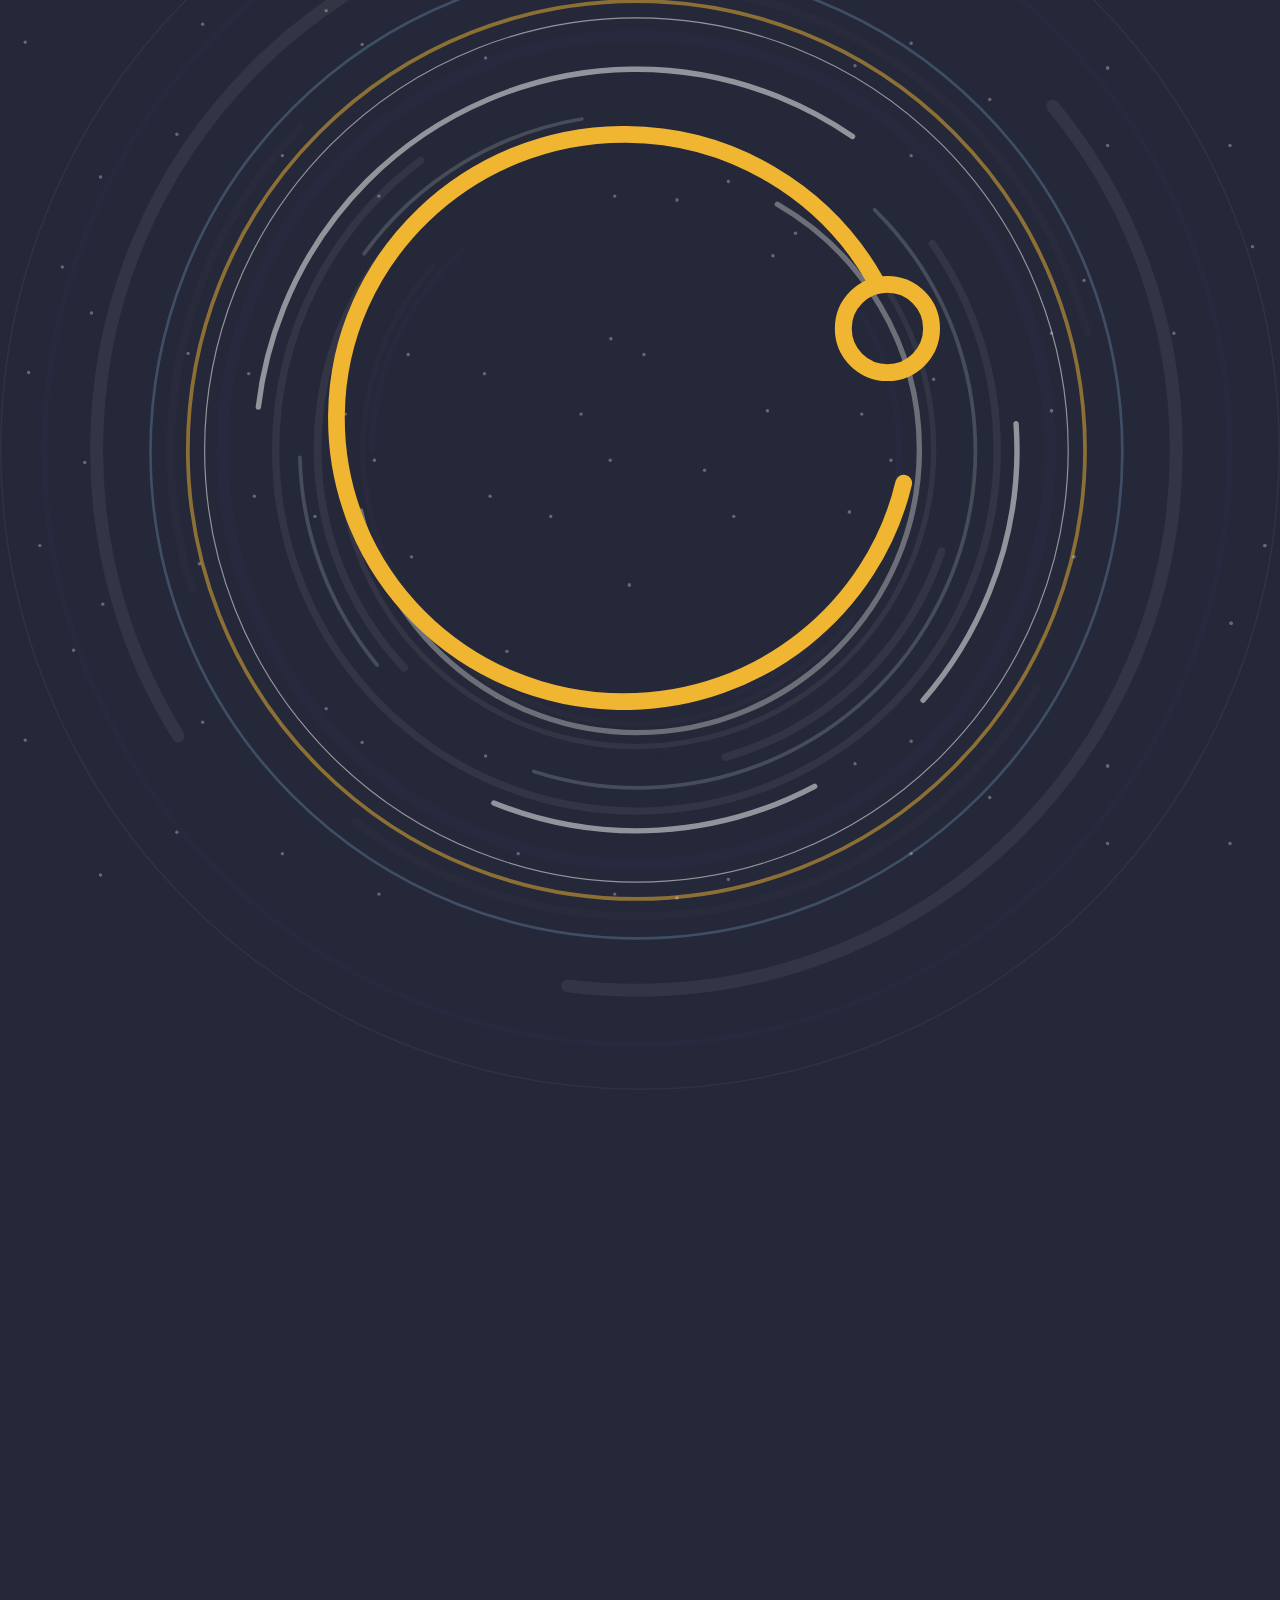
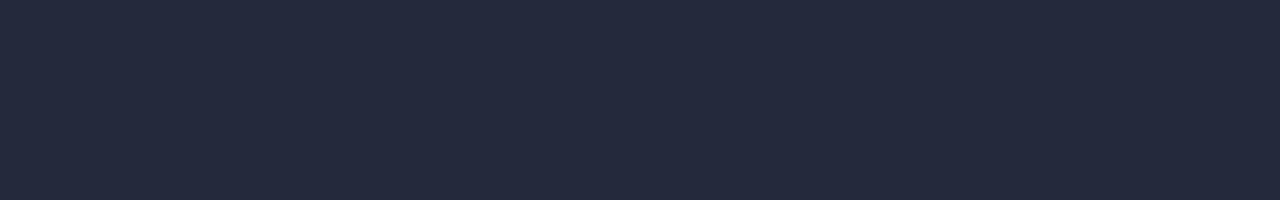
<file: index.html>
<!DOCTYPE html>
<html lang="en">
    <head>
        <meta charset="UTF-8">
        <meta name="viewport" content="width=device-width, initial-scale=1.0">
        <meta http-equiv="X-UA-Compatible" content="ie=edge">
        <title>Document</title>
        <link rel="stylesheet" href="main.css">
    </head>

    <body>
        <div class="background">
            <svg xmlns="http://www.w3.org/2000/svg" viewBox="0 0 1782.2 1782.2">
                <title>circles</title>
                <path fill="none"
                    d="M706.3 601.5c-100.1 60.9-166.9 171.1-166.9 296.9 0 67.6 19.3 130.7 52.7 184.1m385.5 151c86.2-23.5 159.1-79.4 204.8-153.9" />
                <path fill="none" stroke="#2A2C43" stroke-width="7.493" stroke-linecap="round"
                    d="M644.8 613.5C567.2 680.8 518.1 780.2 518.1 891m505.7 339.9c133.7-54.8 227.9-186.3 227.9-339.9 0-72.4-21-140-57.1-196.9" />
                <path opacity=".287" fill="none" stroke="#414250" stroke-width="7.493" stroke-linecap="round"
                    d="M603.3 635.5c-60.9 67.6-98 157.1-98 255.3 0 210.7 170.6 381.5 381.2 381.5 122.5 0 231.6-57.9 301.3-147.8" />
                <path fill="none" stroke="#B5B5B7" stroke-width="7.493" stroke-linecap="round"
                    d="M502.1 976c39 176.6 196.3 308.6 384.4 308.6 217.4 0 393.6-176.4 393.6-393.9 0-146.2-79.6-273.8-197.7-341.8" />
                <path fill="none" stroke="#414250" stroke-width="7.493" stroke-linecap="round"
                    d="M472.9 889.2c-.3 130.7 61.1 259.4 176.2 340 187 131 444.9 85.4 575.9-101.8s85.7-445.1-101.3-576" />
                <path fill="none" stroke="#252839" stroke-width="8.646" stroke-linecap="round"
                    d="M982.3 475.7c-30.6-7-62.4-10.6-95-10.6-235.6 0-426.5 191.1-426.5 426.9 0 78.9 21.4 152.8 58.7 216.2m394.4 209.9c197.7-12.2 359-159.1 393.2-350.2" />
                <path fill="none" stroke="#414250" stroke-width="10.951" stroke-linecap="round"
                    d="M703.9 482.4c-154.4 70.2-261.8 225.9-261.8 406.7 0 118.1 45.9 225.6 120.7 305.4m447.3 124.1c141.4-40.1 254.2-148.2 300.9-286.7" />
                <path fill="none" stroke="#677077" stroke-width="5.187" stroke-linecap="round"
                    d="M417.6 901.5c2.4 104.8 40 207.1 107.5 288.9m218.3 148.2c209.7 68 444.9-19.4 555.7-219.3 104.6-188.7 65.5-418.2-81.2-562.6M810.2 430.2C692.7 449.8 582.6 513.8 507 617.8" />
                <path fill="none" stroke="#414250" stroke-width="10.356" stroke-linecap="round"
                    d="M585.8 488.1c-122.6 91.7-202 238.1-202 403 0 277.7 224.9 502.8 502.3 502.8s502.3-225.1 502.3-502.8c0-106.9-33.3-206-90.2-287.5" />
                <path fill="none" stroke="#FFF" stroke-width="7.493" stroke-linecap="round"
                    d="M687.6 1382.6c150.9 61 313.3 47.4 446.7-23.3m150.9-119.7c37.8-43.4 69.2-93.7 92-150.1 31.2-77.1 42.9-157.3 37.5-235.1M1187 454.6c-31.4-21.6-65.5-40.1-102.3-55-271.2-109.6-579.9 21.6-689.6 293-18.4 45.6-30 92.2-35.4 138.8" />
                <ellipse fill="none" stroke="#2A2C43" stroke-width="16.091" cx="886.1" cy="891.1" rx="576.3"
                    ry="576.7" />
                <ellipse fill="none" stroke="#F1B631" stroke-width="5.187" cx="886.1" cy="891.1" rx="624.6"
                    ry="625.1" />
                <ellipse fill="none" stroke="#FFF" stroke-width="1.642" cx="886.1" cy="891.1" rx="601.2" ry="601.7" />
                <path opacity=".29" fill="none" stroke="#414250" stroke-width="10.951" stroke-linecap="round"
                    d="M417 442.9C305.9 559.4 237.6 717.3 237.6 891.1c0 67.9 10.4 133.4 29.8 195m226.8 322.2c108.9 82.8 244.7 131.9 391.9 131.9 237.3 0 444.9-127.6 557.9-318m70.3-493.2c-68.7-267.3-303.2-468-587.3-485.7" />
                <ellipse fill="none" stroke="#577590" stroke-width="3.726" cx="886.1" cy="893.8" rx="676.6"
                    ry="677.2" />
                <path fill="none" stroke="#414250" stroke-width="18.041" stroke-linecap="round"
                    d="M790.5 1637.3c31.3 4 63.2 6 95.6 6 415.1 0 751.6-336.8 751.6-752.2 0-181.9-64.5-348.7-171.9-478.8M983 145.1c-31.7-4.1-64.1-6.2-96.9-6.2-415.1 0-751.6 336.8-751.6 752.2 0 146.1 41.6 282.5 113.7 398" />
                <ellipse fill="none" stroke="#2A2C43" stroke-width="6.606" cx="887" cy="893.1" rx="825.1" ry="825.7" />
                <circle opacity=".299" fill="none" stroke="#677077" stroke-width="2.174" stroke-linecap="round"
                    cx="891.1" cy="891.1" r="890" />
            </svg>
        </div>
        <div class="photo-1">
            <svg id="Layer_1" data-name="Layer 1" xmlns="http://www.w3.org/2000/svg" viewBox="0 0 339.79 324.28">
                    <defs>
                        <style>
                            .cls-1,
                            .cls-2 {
                                fill: none;
                                stroke: #f1b631;
                            }

                            .cls-1 {
                                stroke-width: 9.38px;
                            }

                            .cls-2 {
                                stroke-linecap: round;
                                stroke-width: 9.28px;
                            }
                        </style>
                    </defs>
                    <title>name-circle</title>
                    <path id="logo-loop-sm" class="cls-1"
                        d="M309.9,138.3a24.5,24.5,0,1,0-24.5-24.5A24.48,24.48,0,0,0,309.9,138.3Z"
                        transform="translate(0.7 -1.36)" />
                    <path id="logo-loop" class="cls-2"
                        d="M318.94,199.58C302.46,269.16,239.07,321,163.51,321,74.59,321,2.65,249.24,4,161.32,5.16,74.79,77.5,5.21,165.22,6A160,160,0,0,1,303.47,87.58"
                        transform="translate(0.7 -1.36)" />
            </svg>
        </div>
        <div class="photo-2"></div>
        <div class="stars"></div>
        <div class="name"></div>
        <div class="dep"></div>


        <script src="app.js"></script>
    </body>

</html>
</file>
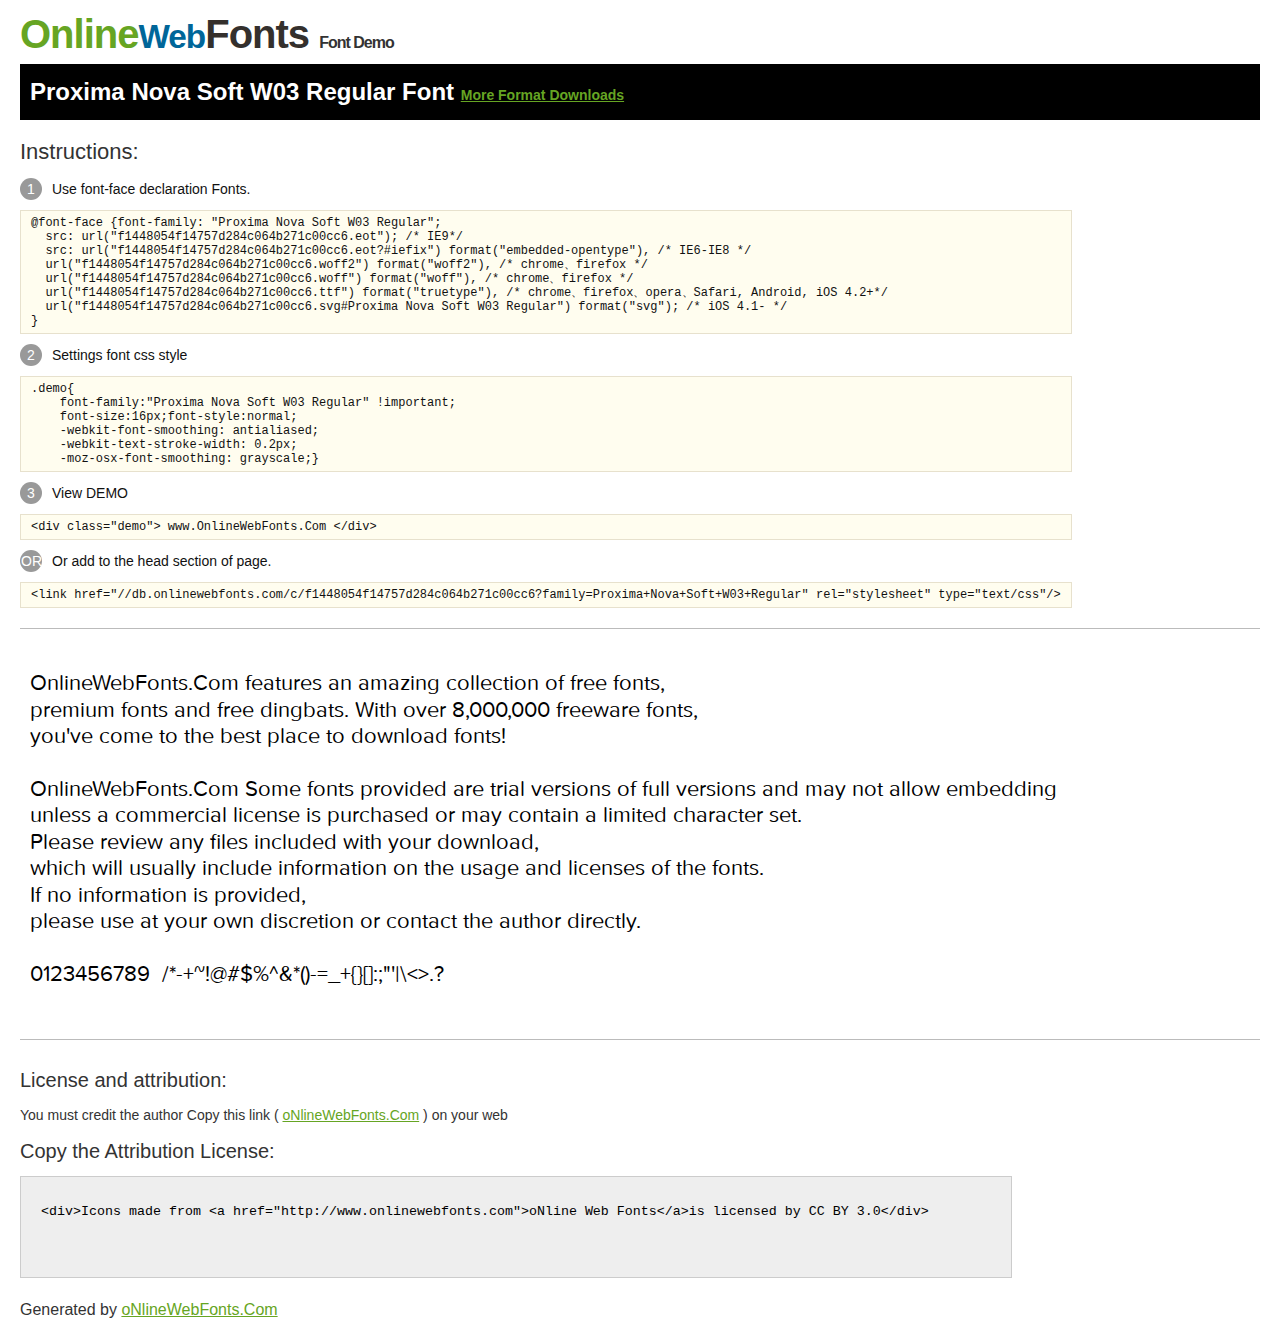
<file: fonts/lala/@font-face/Demo.html>
<!DOCTYPE html>
<html>
<head>
<meta charset="utf-8"/>
<title>Proxima Nova Soft W03 Regular Font - OnlineWebFonts.COM</title>
<style type="text/css">
@font-face {font-family: "Proxima Nova Soft W03 Regular";
  src: url("f1448054f14757d284c064b271c00cc6.eot"); /* IE9*/
  src: url("f1448054f14757d284c064b271c00cc6.eot?#iefix") format("embedded-opentype"), /* IE6-IE8 */
  url("f1448054f14757d284c064b271c00cc6.woff2") format("woff2"), /* chrome、firefox */
  url("f1448054f14757d284c064b271c00cc6.woff") format("woff"), /* chrome、firefox */
  url("f1448054f14757d284c064b271c00cc6.ttf") format("truetype"), /* chrome、firefox、opera、Safari, Android, iOS 4.2+*/
  url("f1448054f14757d284c064b271c00cc6.svg#Proxima Nova Soft W03 Regular") format("svg"); /* iOS 4.1- */
}
*{margin:0;padding:0;list-style:none;}pre{border:solid 1px #e7e1cd;background-color:#fffdef;overflow:auto;font-size:12px;line-height:14px;margin-top:10px;margin-right:0;margin-bottom:10px;margin-left:0;padding-top:5px;padding-right:10px;padding-bottom:5px;padding-left:10px;}.demo pre{color:#000;line-height: 1.2em;font-family:"Proxima Nova Soft W03 Regular"!important;font-size:22px;background-color:#FFF;border-top-width:0px;border-right-width:0px;border-bottom-width:0px;border-left-width:0px;}body{font-family:sans-serif;line-height:1.5;font-size:16px;padding:20px;color:#333;}:hover,:before,:after{-webkit-transition:all 0.1s ease-in;-moz-transition:all 0.1s ease-in;-ms-transition:all 0.1s ease-in;-o-transition:all 0.1s ease-in;transition:all 0.1s ease-in;}*{-moz-box-sizing:border-box;-webkit-box-sizing:border-box;box-sizing:border-box;margin:0;padding:0;}a{color:#66A523;}h1.logo{font-size:40px;letter-spacing:-1px;margin-top:-16px;}h1.logo strong{font-size:16px;font-family:sans-serif;color:#333;}h1.logo a{color:#34302d;text-decoration:none;}h1.logo a span{color:#66A523;}h1.logo a small{color:#006699;}.info{float:left;font-size:14px;margin-top:15px;}.info ul{margin-left:0px;color:#111;margin-bottom:20px;}.info .exs{font-size:12px;color:#666;margin-left:35px;display:block;}.info ul li{margin-top:10px;list-style:none;}.info .numno{color:#fff;border-radius:20px;padding:1px;display:inline-block;width:22px;height:22px;text-align:center;margin-right:10px;background-color:#999999;}.info ul strong{font-weight:normal;color:#000;}.info .inst{font-size:22px;margin-bottom:10px;}.demo{float:left;width:100%;height:auto;border-top-width:1px;border-top-style:solid;border-top-color:#bbb;border-bottom-width:1px;border-bottom-style:solid;border-bottom-color:#bbb;padding-bottom:10px;}.demo .demo_svg{float:left;height:auto;width:100px;margin-right:5px;margin-left:5px;margin-bottom:10px;}.demo .demo_svg i{float:left;height:80px;width:80px;text-align:center;font-size:40px;margin-left:10px;line-height:80px;color:#777;}.demo .demo_svg .code{float:left;height:20px;width:100%;overflow:hidden;text-align:center;line-height:20px;font-size:11px;color:#666;}.demo .demo_svg .txt{float:left;height:20px;width:100%;font-size:11px;text-align:center;white-space:nowrap;overflow:hidden;line-height:20px;}.demo .demo_svg:hover i{font-size:60px;color:#333;}.by{padding-top:15px;float:left;width:100%;margin-top:10px;margin-right:0;margin-bottom:10px;margin-left:0;}.by{margin-bottom:10px;font-size:20px;}.by .attr{font-size:14px;color:#333;padding-top:10px;padding-bottom:10px;}textarea{width:80%;height:auto;border:1px solid #CCC;resize:none;background:#EEE;padding:20px;float:left;margin-top:10px;line-height:30px;}#footer{float:left;width:100%;margin-top:10px;padding-bottom:20px;}h2{background-color:#000;padding-top:10px;padding-bottom:10px;padding-left:10px;color:#FFF;}
</style>
</head>
<body>
<h1 class="logo"> <a href="http://www.onlinewebfonts.com/"> <span>Online</span><small>Web</small>Fonts</a> <strong>Font Demo</strong></h1>
<h2>
Proxima Nova Soft W03 Regular Font <a style="font-size:14px;" href="http://www.onlinewebfonts.com/download/f1448054f14757d284c064b271c00cc6" target="_blank">More Format Downloads</a></h2>
<div class="info">
  <div class="inst">Instructions:</div>
  <ul>
    <li>
      <p> <span class="numno">1</span>Use font-face declaration Fonts.<br />
        <span class="exs">
        <pre>
@font-face {font-family: "Proxima Nova Soft W03 Regular";
  src: url("f1448054f14757d284c064b271c00cc6.eot"); /* IE9*/
  src: url("f1448054f14757d284c064b271c00cc6.eot?#iefix") format("embedded-opentype"), /* IE6-IE8 */
  url("f1448054f14757d284c064b271c00cc6.woff2") format("woff2"), /* chrome、firefox */
  url("f1448054f14757d284c064b271c00cc6.woff") format("woff"), /* chrome、firefox */
  url("f1448054f14757d284c064b271c00cc6.ttf") format("truetype"), /* chrome、firefox、opera、Safari, Android, iOS 4.2+*/
  url("f1448054f14757d284c064b271c00cc6.svg#Proxima Nova Soft W03 Regular") format("svg"); /* iOS 4.1- */
}
</pre>
      </span> 
    </li>
    <li>
      <p> <span class="numno">2</span>Settings font css style <br />
      <span class="exs">
<pre>
.demo{
    font-family:"Proxima Nova Soft W03 Regular" !important;
    font-size:16px;font-style:normal;
    -webkit-font-smoothing: antialiased;
    -webkit-text-stroke-width: 0.2px;
    -moz-osx-font-smoothing: grayscale;}
</pre>
      </span> 
    </li>
    <li>
      <p> <span class="numno">3</span>View DEMO <br />
      <span class="exs"><pre>
&lt;div class="demo"&gt; www.OnlineWebFonts.Com &lt;/div&gt;
</pre></span> 
    </li>
    <li>
      <p> <span class="numno">OR</span>Or add to the head section of page. <br />
      <span class="exs"><pre>
&lt;link href="//db.onlinewebfonts.com/c/f1448054f14757d284c064b271c00cc6?family=Proxima+Nova+Soft+W03+Regular" rel="stylesheet" type="text/css"/&gt;
</pre></span> 
    </li>
  </ul>
</div>
<div class="demo">
<pre>

OnlineWebFonts.Com features an amazing collection of free fonts,
premium fonts and free dingbats. With over 8,000,000 freeware fonts, 
you've come to the best place to download fonts! 

OnlineWebFonts.Com Some fonts provided are trial versions of full versions and may not allow embedding 
unless a commercial license is purchased or may contain a limited character set. 
Please review any files included with your download, 
which will usually include information on the usage and licenses of the fonts. 
If no information is provided, 
please use at your own discretion or contact the author directly. 

0123456789  /*-+~!@#$%^&*()-=_+{}[]:;"'|\<>.?

</pre>
</div>

<div class="by">
<div class="by_title">License and attribution:</div>
<div class="attr">You must credit the author Copy this link ( <a href="http://www.onlinewebfonts.com" target="_blank">oNlineWebFonts.Com</a> ) on your web </div><div class="usetitle">Copy the Attribution License:</div>
<textarea onclick="this.focus();this.select();">&lt;div&gt;Icons made from &lt;a href="http://www.onlinewebfonts.com"&gt;oNline Web Fonts&lt;/a&gt;is licensed by CC BY 3.0&lt;/div&gt;</textarea>
</div>
<div id="footer">
    <div>Generated by <a href="http://www.onlinewebfonts.com" target="_blank">oNlineWebFonts.Com</a></div>
</div>
</body>
</html>
</file>
<file: main.css>
* {
    padding: 0;
    margin: 0;
}

body {
    background: #252839;
    /* opacity: 0.5; */
    height: 100vh;
    width: 100vw; 
    display: flex;
    justify-content: center;
    overflow: hidden;
    align-items: center;
}

@font-face {
    font-family: Lala;
    src: url('./fonts/lala/babu/Proxima\ Nova\ Soft\ W03\ Regular.ttf')
}
.background {
    /* background: url('./circles.svg'); */
    height: 300%;
    width: 150vw;
    display: flex;
    justify-content: center;
    align-items: flex-start;
    background-size: auto 100%;
    background-repeat: no-repeat;
    background-position: center;
    /* animation: rotate 9s linear infinite; */
    opacity: 0.5;
    transform-origin: 50% 50%;
}
.photo-1{
    width: 68vh;
    background-size: cover;
    position: absolute;
    left: 49.5vw;
    transform: translateX(-50%);
    top: 14%;
    z-index: 3000;
    animation: rotate-box 12s linear infinite;
    transform-origin: 50% 50%;
}
@keyframes rotate-box {
    from {transform: translateX(-50%) rotate(0deg)}
    to {transform: translateX(-50%) rotate(360deg)}
}

.photo-2 {
    position: absolute;
    top: 14%;
    left: 49.5vw;
    transform: translateX(-50%);
    /* background: url('./costaans/DVM.png'); */
    background-size: cover;
    background-repeat: no-repeat;
    background-position: center;
    width: 66vh;
    height: 64vh;
    border-radius: 50%;
    transform-origin: 50% 50%;
}
 
.remove {
    animation: remove 0.6s ease forwards;
}
@keyframes remove {
    0% {transform: translateX(-50%) scale(1); opacity: 1}
    60% {transform: translateX(-50%) scale(0.9); opacity: 1}
    100% {transform: translateX(-50%) scale(1.1); opacity: 0}
}

.adder {
    animation: add 1s ease forwards;
}
@keyframes add {
    0% {transform: translateX(-50%) scale(1.1);opacity: 0;}
    100% {transform: translateX(-50%) scale(1);opacity: 1;}
}

svg {
    height: 100%;
    width: 100%;
}
.stars {
    position: absolute;
    top: 0;
    left: 0;
    width: 100vw;
    height: 100vh;
    background: url('./stars-lg.svg');
    opacity: 0.3;
}
@keyframes fadeIn{
    from{opacity: 0;}
    to{opacity: 1;}
}
@keyframes rotate {
    from {transform: rotate(0deg)}
    to {transform: rotate(360deg)}
}
@keyframes rotate-opp {
    from {transform: rotate(0deg)}
    to {transform: rotate(-360deg)}
}

.name {
    position: absolute;
    top: 80%;
    font-size: 4em;
    font-family: sans-serif;
    width: 40vw;
    text-align: center;
    color: #fff;
    /* background: red; */
}

.name > div {
    display: inline-block;
    /* transition: 0.4s ease; */
}

.dep {
    position: absolute;
    top: 91%;
    font-family: sans-serif;
    font-size: 2.5em;
    width: 80vw;
    color: #fff;
    /* background: red; */
    text-align: center;
}

.dep > div {
    display: inline-block;
    /* transition: 0.4s ease; */
}
</file>
